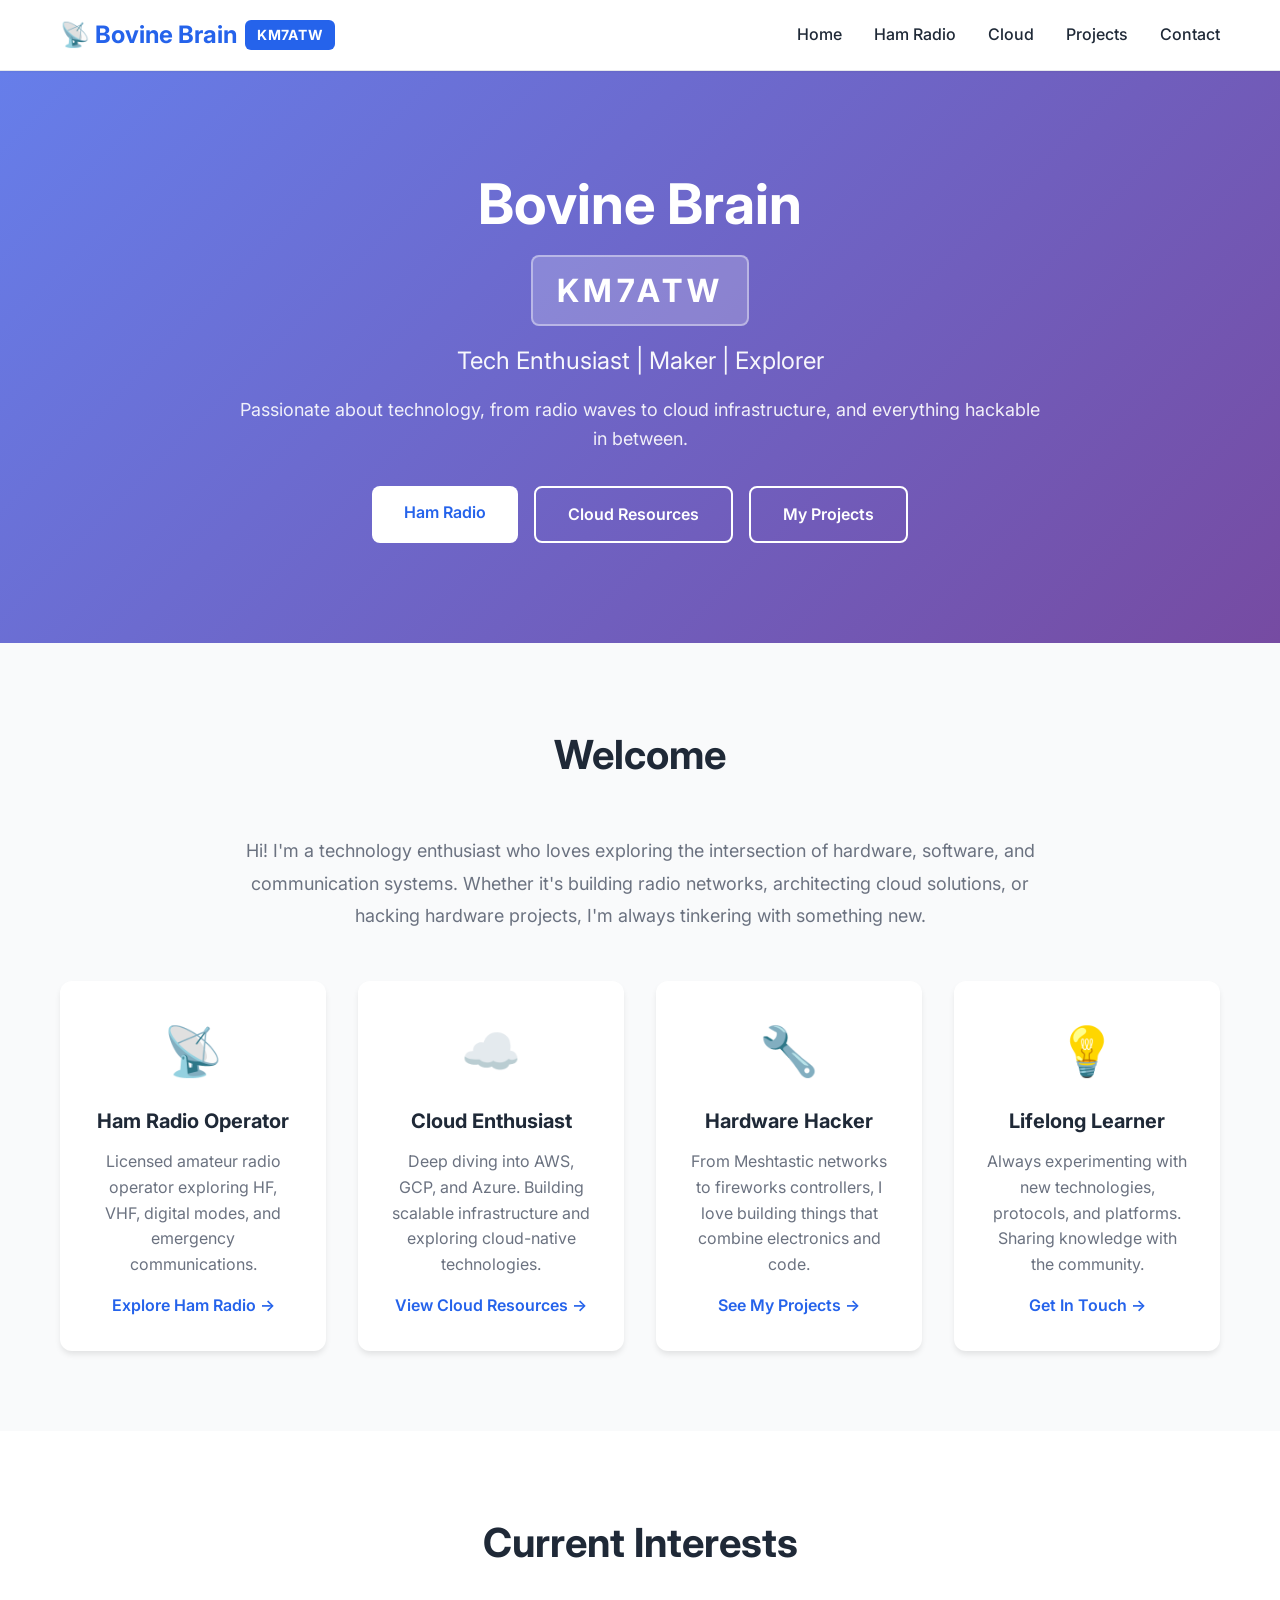
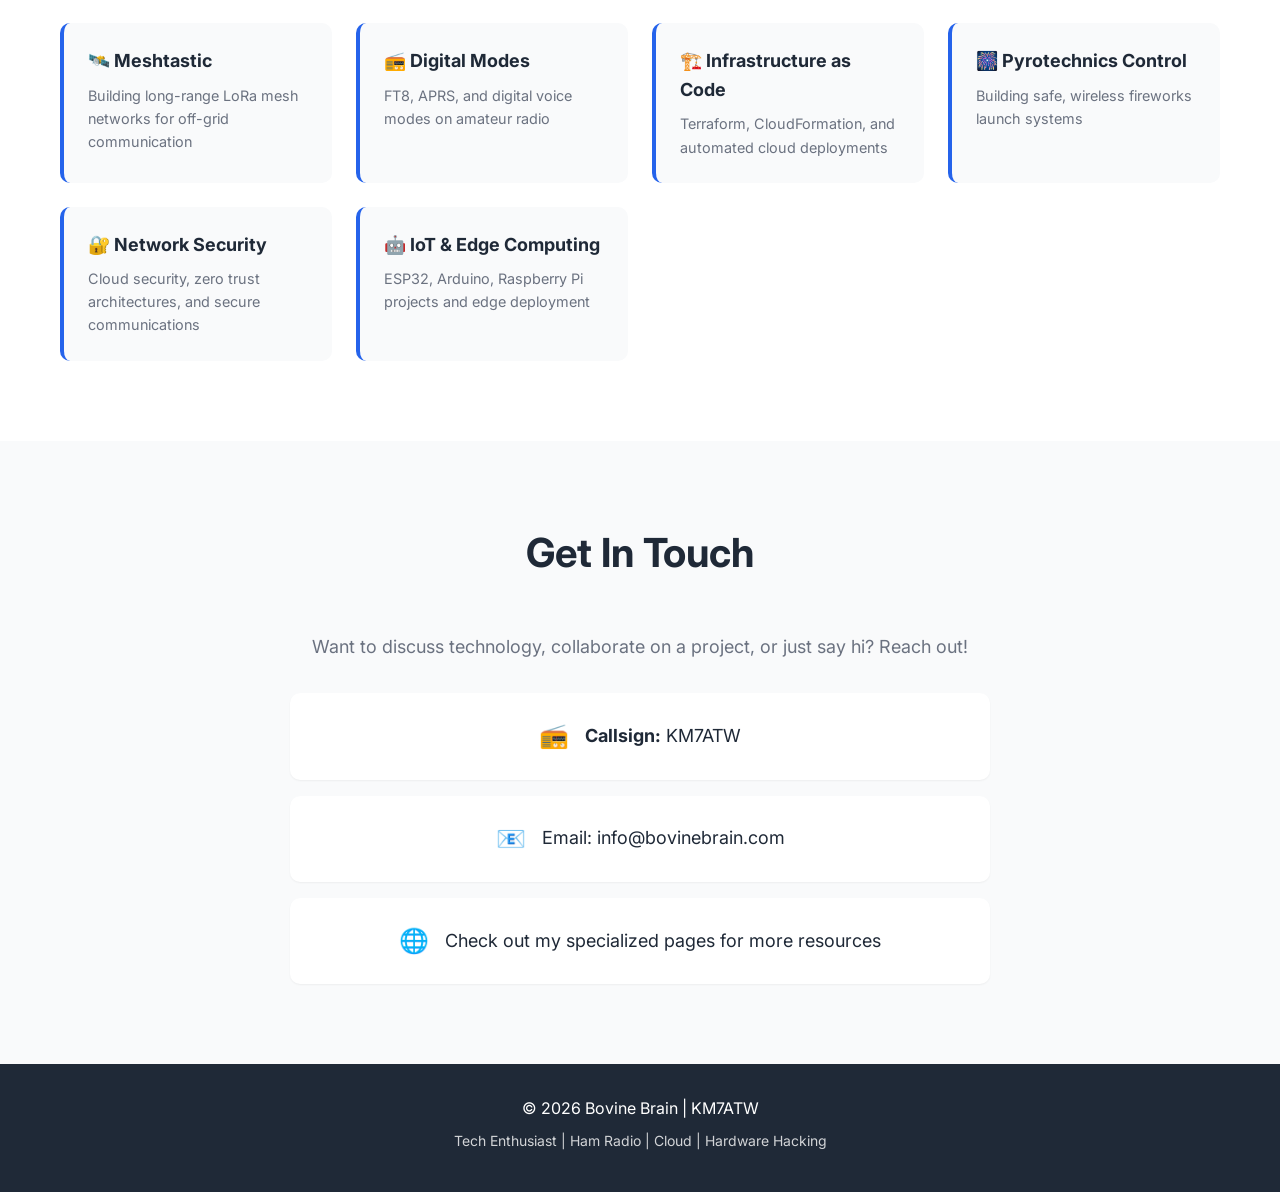
<file: index.html>
<!DOCTYPE html>
<html lang="en">
<head>
    <meta charset="UTF-8">
    <meta name="viewport" content="width=device-width, initial-scale=1.0">
    <meta name="description" content="Bovine Brain - Tech Enthusiast, Ham Radio Operator, Cloud Architect, Hardware Hacker">
    <meta name="keywords" content="technology, ham radio, cloud computing, hardware hacking, maker, KM7ATW">
    <title>Bovine Brain - KM7ATW</title>
    <link rel="stylesheet" href="styles.css">
    <link rel="preconnect" href="https://fonts.googleapis.com">
    <link rel="preconnect" href="https://fonts.gstatic.com" crossorigin>
    <link href="https://fonts.googleapis.com/css2?family=Inter:wght@300;400;600;700&display=swap" rel="stylesheet">
</head>
<body>
    <!-- Navigation -->
    <nav class="navbar">
        <div class="container">
            <div class="nav-brand">
                <a href="index.html" class="logo">📡 Bovine Brain <span class="callsign">KM7ATW</span></a>
            </div>
            <ul class="nav-menu">
                <li><a href="index.html" class="active">Home</a></li>
                <li><a href="ham.html">Ham Radio</a></li>
                <li><a href="cloud.html">Cloud</a></li>
                <li><a href="projects.html">Projects</a></li>
                <li><a href="#contact">Contact</a></li>
            </ul>
            <button class="mobile-menu-toggle" aria-label="Toggle menu">☰</button>
        </div>
    </nav>

    <!-- Hero Section -->
    <section id="home" class="hero">
        <div class="container">
            <div class="hero-content">
                <h1 class="hero-title">Bovine Brain</h1>
                <p class="hero-callsign">KM7ATW</p>
                <p class="hero-subtitle">Tech Enthusiast | Maker | Explorer</p>
                <p class="hero-description">Passionate about technology, from radio waves to cloud infrastructure, and everything hackable in between.</p>
                <div class="cta-buttons">
                    <a href="ham.html" class="btn btn-primary">Ham Radio</a>
                    <a href="cloud.html" class="btn btn-secondary">Cloud Resources</a>
                    <a href="projects.html" class="btn btn-secondary">My Projects</a>
                </div>
            </div>
        </div>
    </section>

    <!-- About Section -->
    <section id="about" class="about-section">
        <div class="container">
            <h2 class="section-title">Welcome</h2>
            <div class="about-intro">
                <p>Hi! I'm a technology enthusiast who loves exploring the intersection of hardware, software, and communication systems. Whether it's building radio networks, architecting cloud solutions, or hacking hardware projects, I'm always tinkering with something new.</p>
            </div>
            <div class="about-grid">
                <div class="about-card">
                    <div class="card-icon">📡</div>
                    <h3>Ham Radio Operator</h3>
                    <p>Licensed amateur radio operator exploring HF, VHF, digital modes, and emergency communications.</p>
                    <a href="ham.html" class="card-link">Explore Ham Radio →</a>
                </div>
                <div class="about-card">
                    <div class="card-icon">☁️</div>
                    <h3>Cloud Enthusiast</h3>
                    <p>Deep diving into AWS, GCP, and Azure. Building scalable infrastructure and exploring cloud-native technologies.</p>
                    <a href="cloud.html" class="card-link">View Cloud Resources →</a>
                </div>
                <div class="about-card">
                    <div class="card-icon">🔧</div>
                    <h3>Hardware Hacker</h3>
                    <p>From Meshtastic networks to fireworks controllers, I love building things that combine electronics and code.</p>
                    <a href="projects.html" class="card-link">See My Projects →</a>
                </div>
                <div class="about-card">
                    <div class="card-icon">💡</div>
                    <h3>Lifelong Learner</h3>
                    <p>Always experimenting with new technologies, protocols, and platforms. Sharing knowledge with the community.</p>
                    <a href="#contact" class="card-link">Get In Touch →</a>
                </div>
            </div>
        </div>
    </section>

    <!-- Featured Interests Section -->
    <section class="interests-section">
        <div class="container">
            <h2 class="section-title">Current Interests</h2>
            <div class="interests-grid">
                <div class="interest-item">
                    <h3>🛰️ Meshtastic</h3>
                    <p>Building long-range LoRa mesh networks for off-grid communication</p>
                </div>
                <div class="interest-item">
                    <h3>📻 Digital Modes</h3>
                    <p>FT8, APRS, and digital voice modes on amateur radio</p>
                </div>
                <div class="interest-item">
                    <h3>🏗️ Infrastructure as Code</h3>
                    <p>Terraform, CloudFormation, and automated cloud deployments</p>
                </div>
                <div class="interest-item">
                    <h3>🎆 Pyrotechnics Control</h3>
                    <p>Building safe, wireless fireworks launch systems</p>
                </div>
                <div class="interest-item">
                    <h3>🔐 Network Security</h3>
                    <p>Cloud security, zero trust architectures, and secure communications</p>
                </div>
                <div class="interest-item">
                    <h3>🤖 IoT & Edge Computing</h3>
                    <p>ESP32, Arduino, Raspberry Pi projects and edge deployment</p>
                </div>
            </div>
        </div>
    </section>

    <!-- Contact Section -->
    <section id="contact" class="contact-section">
        <div class="container">
            <h2 class="section-title">Get In Touch</h2>
            <div class="contact-content">
                <p class="contact-text">Want to discuss technology, collaborate on a project, or just say hi? Reach out!</p>
                <div class="contact-info">
                    <div class="contact-item">
                        <span class="contact-icon">📻</span>
                        <span><strong>Callsign:</strong> KM7ATW</span>
                    </div>
                    <div class="contact-item">
                        <span class="contact-icon">📧</span>
                        <span>Email: info@bovinebrain.com</span>
                    </div>
                    <div class="contact-item">
                        <span class="contact-icon">🌐</span>
                        <span>Check out my specialized pages for more resources</span>
                    </div>
                </div>
            </div>
        </div>
    </section>

    <!-- Footer -->
    <footer class="footer">
        <div class="container">
            <p>&copy; 2026 Bovine Brain | KM7ATW</p>
            <p class="footer-note">Tech Enthusiast | Ham Radio | Cloud | Hardware Hacking</p>
        </div>
    </footer>

    <script src="script.js"></script>
</body>
</html>
</file>
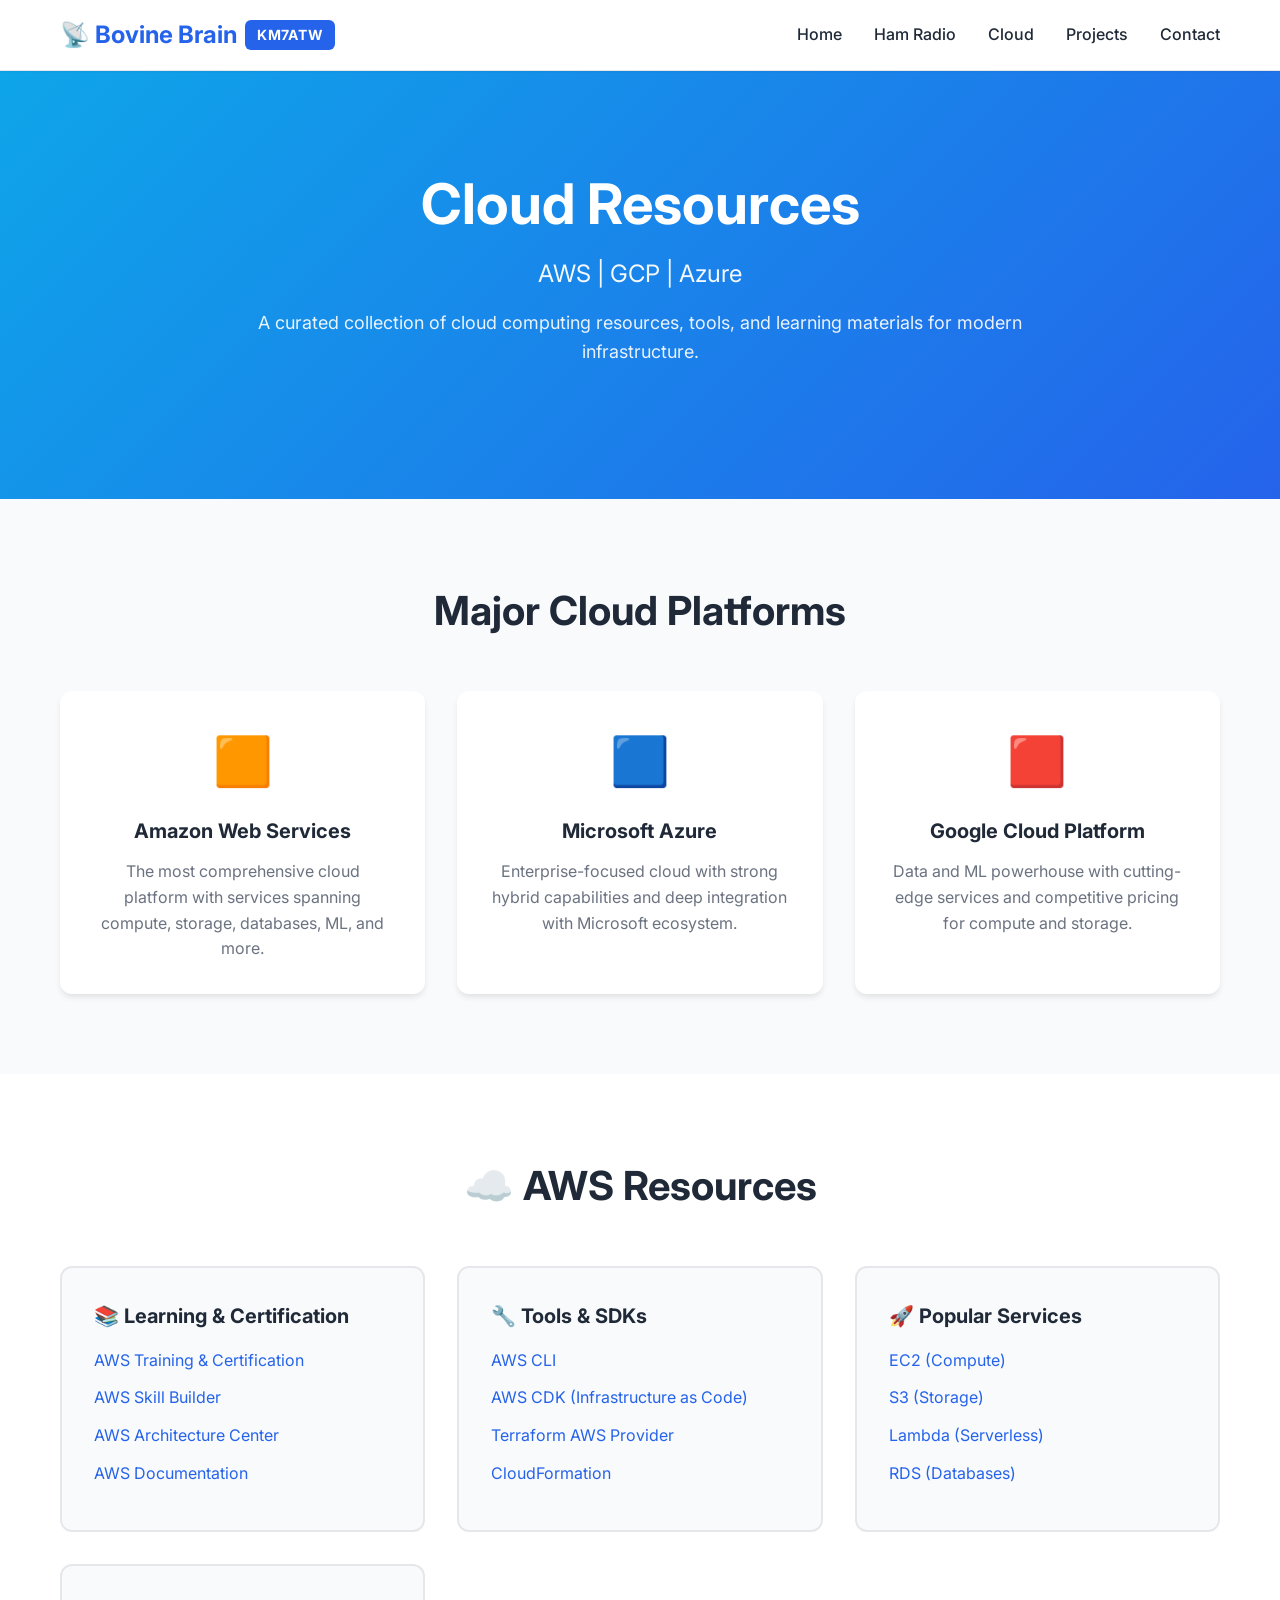
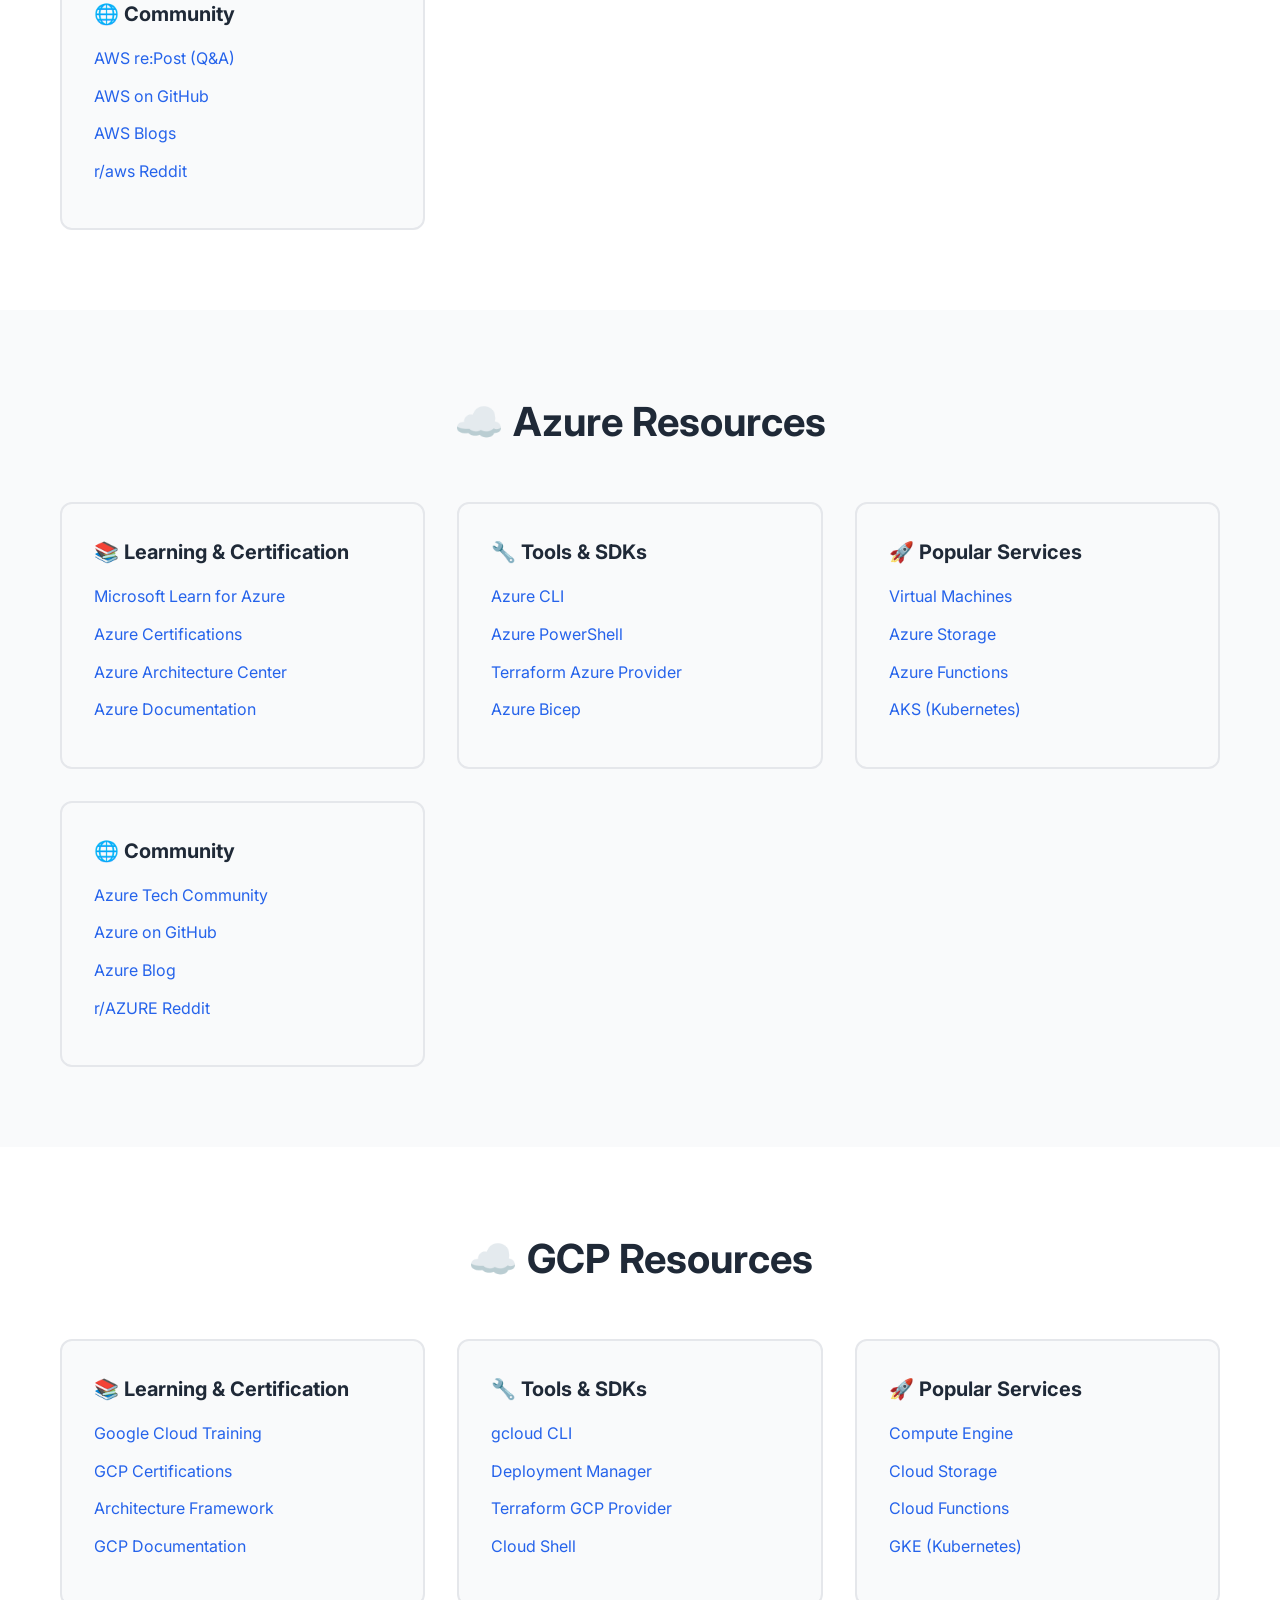
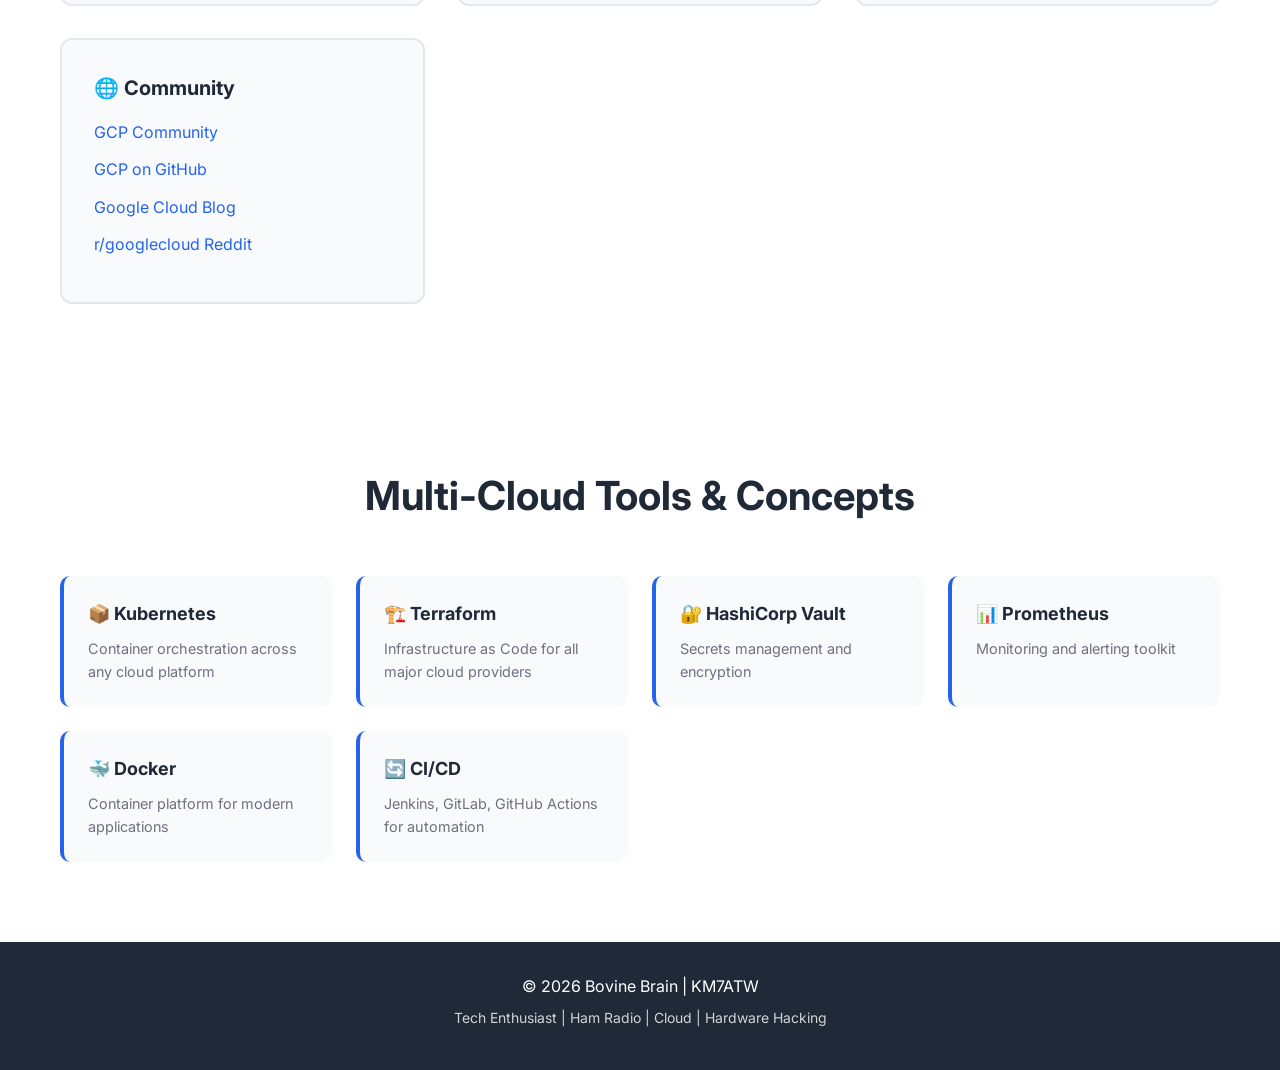
<file: cloud.html>
<!DOCTYPE html>
<html lang="en">
<head>
    <meta charset="UTF-8">
    <meta name="viewport" content="width=device-width, initial-scale=1.0">
    <meta name="description" content="Cloud Computing Resources - AWS, GCP, Azure - Bovine Brain">
    <meta name="keywords" content="AWS, Azure, GCP, cloud computing, infrastructure, serverless, kubernetes">
    <title>Cloud Resources - Bovine Brain</title>
    <link rel="stylesheet" href="styles.css">
    <link rel="preconnect" href="https://fonts.googleapis.com">
    <link rel="preconnect" href="https://fonts.gstatic.com" crossorigin>
    <link href="https://fonts.googleapis.com/css2?family=Inter:wght@300;400;600;700&display=swap" rel="stylesheet">
</head>
<body>
    <!-- Navigation -->
    <nav class="navbar">
        <div class="container">
            <div class="nav-brand">
                <a href="index.html" class="logo">📡 Bovine Brain <span class="callsign">KM7ATW</span></a>
            </div>
            <ul class="nav-menu">
                <li><a href="index.html">Home</a></li>
                <li><a href="ham.html">Ham Radio</a></li>
                <li><a href="cloud.html" class="active">Cloud</a></li>
                <li><a href="projects.html">Projects</a></li>
                <li><a href="index.html#contact">Contact</a></li>
            </ul>
            <button class="mobile-menu-toggle" aria-label="Toggle menu">☰</button>
        </div>
    </nav>

    <!-- Hero Section -->
    <section id="home" class="hero hero-cloud">
        <div class="container">
            <div class="hero-content">
                <h1 class="hero-title">Cloud Resources</h1>
                <p class="hero-subtitle">AWS | GCP | Azure</p>
                <p class="hero-description">A curated collection of cloud computing resources, tools, and learning materials for modern infrastructure.</p>
            </div>
        </div>
    </section>

    <!-- Cloud Platforms Section -->
    <section class="about-section">
        <div class="container">
            <h2 class="section-title">Major Cloud Platforms</h2>
            <div class="about-grid">
                <div class="about-card">
                    <div class="card-icon">🟧</div>
                    <h3>Amazon Web Services</h3>
                    <p>The most comprehensive cloud platform with services spanning compute, storage, databases, ML, and more.</p>
                </div>
                <div class="about-card">
                    <div class="card-icon">🟦</div>
                    <h3>Microsoft Azure</h3>
                    <p>Enterprise-focused cloud with strong hybrid capabilities and deep integration with Microsoft ecosystem.</p>
                </div>
                <div class="about-card">
                    <div class="card-icon">🟥</div>
                    <h3>Google Cloud Platform</h3>
                    <p>Data and ML powerhouse with cutting-edge services and competitive pricing for compute and storage.</p>
                </div>
            </div>
        </div>
    </section>

    <!-- AWS Resources -->
    <section id="aws" class="resources-section">
        <div class="container">
            <h2 class="section-title">☁️ AWS Resources</h2>
            <div class="resources-grid">
                <div class="resource-card">
                    <h3>📚 Learning & Certification</h3>
                    <ul>
                        <li><a href="https://aws.amazon.com/training/" target="_blank" rel="noopener">AWS Training & Certification</a></li>
                        <li><a href="https://explore.skillbuilder.aws/" target="_blank" rel="noopener">AWS Skill Builder</a></li>
                        <li><a href="https://aws.amazon.com/architecture/" target="_blank" rel="noopener">AWS Architecture Center</a></li>
                        <li><a href="https://docs.aws.amazon.com/" target="_blank" rel="noopener">AWS Documentation</a></li>
                    </ul>
                </div>
                <div class="resource-card">
                    <h3>🔧 Tools & SDKs</h3>
                    <ul>
                        <li><a href="https://aws.amazon.com/cli/" target="_blank" rel="noopener">AWS CLI</a></li>
                        <li><a href="https://aws.amazon.com/cdk/" target="_blank" rel="noopener">AWS CDK (Infrastructure as Code)</a></li>
                        <li><a href="https://www.terraform.io/docs/providers/aws/" target="_blank" rel="noopener">Terraform AWS Provider</a></li>
                        <li><a href="https://aws.amazon.com/cloudformation/" target="_blank" rel="noopener">CloudFormation</a></li>
                    </ul>
                </div>
                <div class="resource-card">
                    <h3>🚀 Popular Services</h3>
                    <ul>
                        <li><a href="https://aws.amazon.com/ec2/" target="_blank" rel="noopener">EC2 (Compute)</a></li>
                        <li><a href="https://aws.amazon.com/s3/" target="_blank" rel="noopener">S3 (Storage)</a></li>
                        <li><a href="https://aws.amazon.com/lambda/" target="_blank" rel="noopener">Lambda (Serverless)</a></li>
                        <li><a href="https://aws.amazon.com/rds/" target="_blank" rel="noopener">RDS (Databases)</a></li>
                    </ul>
                </div>
                <div class="resource-card">
                    <h3>🌐 Community</h3>
                    <ul>
                        <li><a href="https://repost.aws/" target="_blank" rel="noopener">AWS re:Post (Q&A)</a></li>
                        <li><a href="https://github.com/aws" target="_blank" rel="noopener">AWS on GitHub</a></li>
                        <li><a href="https://aws.amazon.com/blogs/" target="_blank" rel="noopener">AWS Blogs</a></li>
                        <li><a href="https://www.reddit.com/r/aws/" target="_blank" rel="noopener">r/aws Reddit</a></li>
                    </ul>
                </div>
            </div>
        </div>
    </section>

    <!-- Azure Resources -->
    <section id="azure" class="bands-section">
        <div class="container">
            <h2 class="section-title">☁️ Azure Resources</h2>
            <div class="resources-grid">
                <div class="resource-card">
                    <h3>📚 Learning & Certification</h3>
                    <ul>
                        <li><a href="https://learn.microsoft.com/training/azure/" target="_blank" rel="noopener">Microsoft Learn for Azure</a></li>
                        <li><a href="https://learn.microsoft.com/certifications/" target="_blank" rel="noopener">Azure Certifications</a></li>
                        <li><a href="https://learn.microsoft.com/azure/architecture/" target="_blank" rel="noopener">Azure Architecture Center</a></li>
                        <li><a href="https://learn.microsoft.com/azure/" target="_blank" rel="noopener">Azure Documentation</a></li>
                    </ul>
                </div>
                <div class="resource-card">
                    <h3>🔧 Tools & SDKs</h3>
                    <ul>
                        <li><a href="https://learn.microsoft.com/cli/azure/" target="_blank" rel="noopener">Azure CLI</a></li>
                        <li><a href="https://learn.microsoft.com/powershell/azure/" target="_blank" rel="noopener">Azure PowerShell</a></li>
                        <li><a href="https://www.terraform.io/docs/providers/azurerm/" target="_blank" rel="noopener">Terraform Azure Provider</a></li>
                        <li><a href="https://learn.microsoft.com/azure/azure-resource-manager/bicep/" target="_blank" rel="noopener">Azure Bicep</a></li>
                    </ul>
                </div>
                <div class="resource-card">
                    <h3>🚀 Popular Services</h3>
                    <ul>
                        <li><a href="https://azure.microsoft.com/services/virtual-machines/" target="_blank" rel="noopener">Virtual Machines</a></li>
                        <li><a href="https://azure.microsoft.com/services/storage/" target="_blank" rel="noopener">Azure Storage</a></li>
                        <li><a href="https://azure.microsoft.com/services/functions/" target="_blank" rel="noopener">Azure Functions</a></li>
                        <li><a href="https://azure.microsoft.com/services/kubernetes-service/" target="_blank" rel="noopener">AKS (Kubernetes)</a></li>
                    </ul>
                </div>
                <div class="resource-card">
                    <h3>🌐 Community</h3>
                    <ul>
                        <li><a href="https://techcommunity.microsoft.com/azure" target="_blank" rel="noopener">Azure Tech Community</a></li>
                        <li><a href="https://github.com/Azure" target="_blank" rel="noopener">Azure on GitHub</a></li>
                        <li><a href="https://azure.microsoft.com/blog/" target="_blank" rel="noopener">Azure Blog</a></li>
                        <li><a href="https://www.reddit.com/r/AZURE/" target="_blank" rel="noopener">r/AZURE Reddit</a></li>
                    </ul>
                </div>
            </div>
        </div>
    </section>

    <!-- GCP Resources -->
    <section id="gcp" class="resources-section">
        <div class="container">
            <h2 class="section-title">☁️ GCP Resources</h2>
            <div class="resources-grid">
                <div class="resource-card">
                    <h3>📚 Learning & Certification</h3>
                    <ul>
                        <li><a href="https://cloud.google.com/training" target="_blank" rel="noopener">Google Cloud Training</a></li>
                        <li><a href="https://cloud.google.com/certification" target="_blank" rel="noopener">GCP Certifications</a></li>
                        <li><a href="https://cloud.google.com/architecture" target="_blank" rel="noopener">Architecture Framework</a></li>
                        <li><a href="https://cloud.google.com/docs" target="_blank" rel="noopener">GCP Documentation</a></li>
                    </ul>
                </div>
                <div class="resource-card">
                    <h3>🔧 Tools & SDKs</h3>
                    <ul>
                        <li><a href="https://cloud.google.com/sdk/gcloud" target="_blank" rel="noopener">gcloud CLI</a></li>
                        <li><a href="https://cloud.google.com/deployment-manager" target="_blank" rel="noopener">Deployment Manager</a></li>
                        <li><a href="https://www.terraform.io/docs/providers/google/" target="_blank" rel="noopener">Terraform GCP Provider</a></li>
                        <li><a href="https://cloud.google.com/shell" target="_blank" rel="noopener">Cloud Shell</a></li>
                    </ul>
                </div>
                <div class="resource-card">
                    <h3>🚀 Popular Services</h3>
                    <ul>
                        <li><a href="https://cloud.google.com/compute" target="_blank" rel="noopener">Compute Engine</a></li>
                        <li><a href="https://cloud.google.com/storage" target="_blank" rel="noopener">Cloud Storage</a></li>
                        <li><a href="https://cloud.google.com/functions" target="_blank" rel="noopener">Cloud Functions</a></li>
                        <li><a href="https://cloud.google.com/kubernetes-engine" target="_blank" rel="noopener">GKE (Kubernetes)</a></li>
                    </ul>
                </div>
                <div class="resource-card">
                    <h3>🌐 Community</h3>
                    <ul>
                        <li><a href="https://www.googlecloudcommunity.com/" target="_blank" rel="noopener">GCP Community</a></li>
                        <li><a href="https://github.com/GoogleCloudPlatform" target="_blank" rel="noopener">GCP on GitHub</a></li>
                        <li><a href="https://cloud.google.com/blog" target="_blank" rel="noopener">Google Cloud Blog</a></li>
                        <li><a href="https://www.reddit.com/r/googlecloud/" target="_blank" rel="noopener">r/googlecloud Reddit</a></li>
                    </ul>
                </div>
            </div>
        </div>
    </section>

    <!-- Cross-Platform Tools -->
    <section class="qcodes-section">
        <div class="container">
            <h2 class="section-title">Multi-Cloud Tools & Concepts</h2>
            <div class="interests-grid">
                <div class="interest-item">
                    <h3>📦 Kubernetes</h3>
                    <p>Container orchestration across any cloud platform</p>
                </div>
                <div class="interest-item">
                    <h3>🏗️ Terraform</h3>
                    <p>Infrastructure as Code for all major cloud providers</p>
                </div>
                <div class="interest-item">
                    <h3>🔐 HashiCorp Vault</h3>
                    <p>Secrets management and encryption</p>
                </div>
                <div class="interest-item">
                    <h3>📊 Prometheus</h3>
                    <p>Monitoring and alerting toolkit</p>
                </div>
                <div class="interest-item">
                    <h3>🐳 Docker</h3>
                    <p>Container platform for modern applications</p>
                </div>
                <div class="interest-item">
                    <h3>🔄 CI/CD</h3>
                    <p>Jenkins, GitLab, GitHub Actions for automation</p>
                </div>
            </div>
        </div>
    </section>

    <!-- Footer -->
    <footer class="footer">
        <div class="container">
            <p>&copy; 2026 Bovine Brain | KM7ATW</p>
            <p class="footer-note">Tech Enthusiast | Ham Radio | Cloud | Hardware Hacking</p>
        </div>
    </footer>

    <script src="script.js"></script>
</body>
</html>
</file>
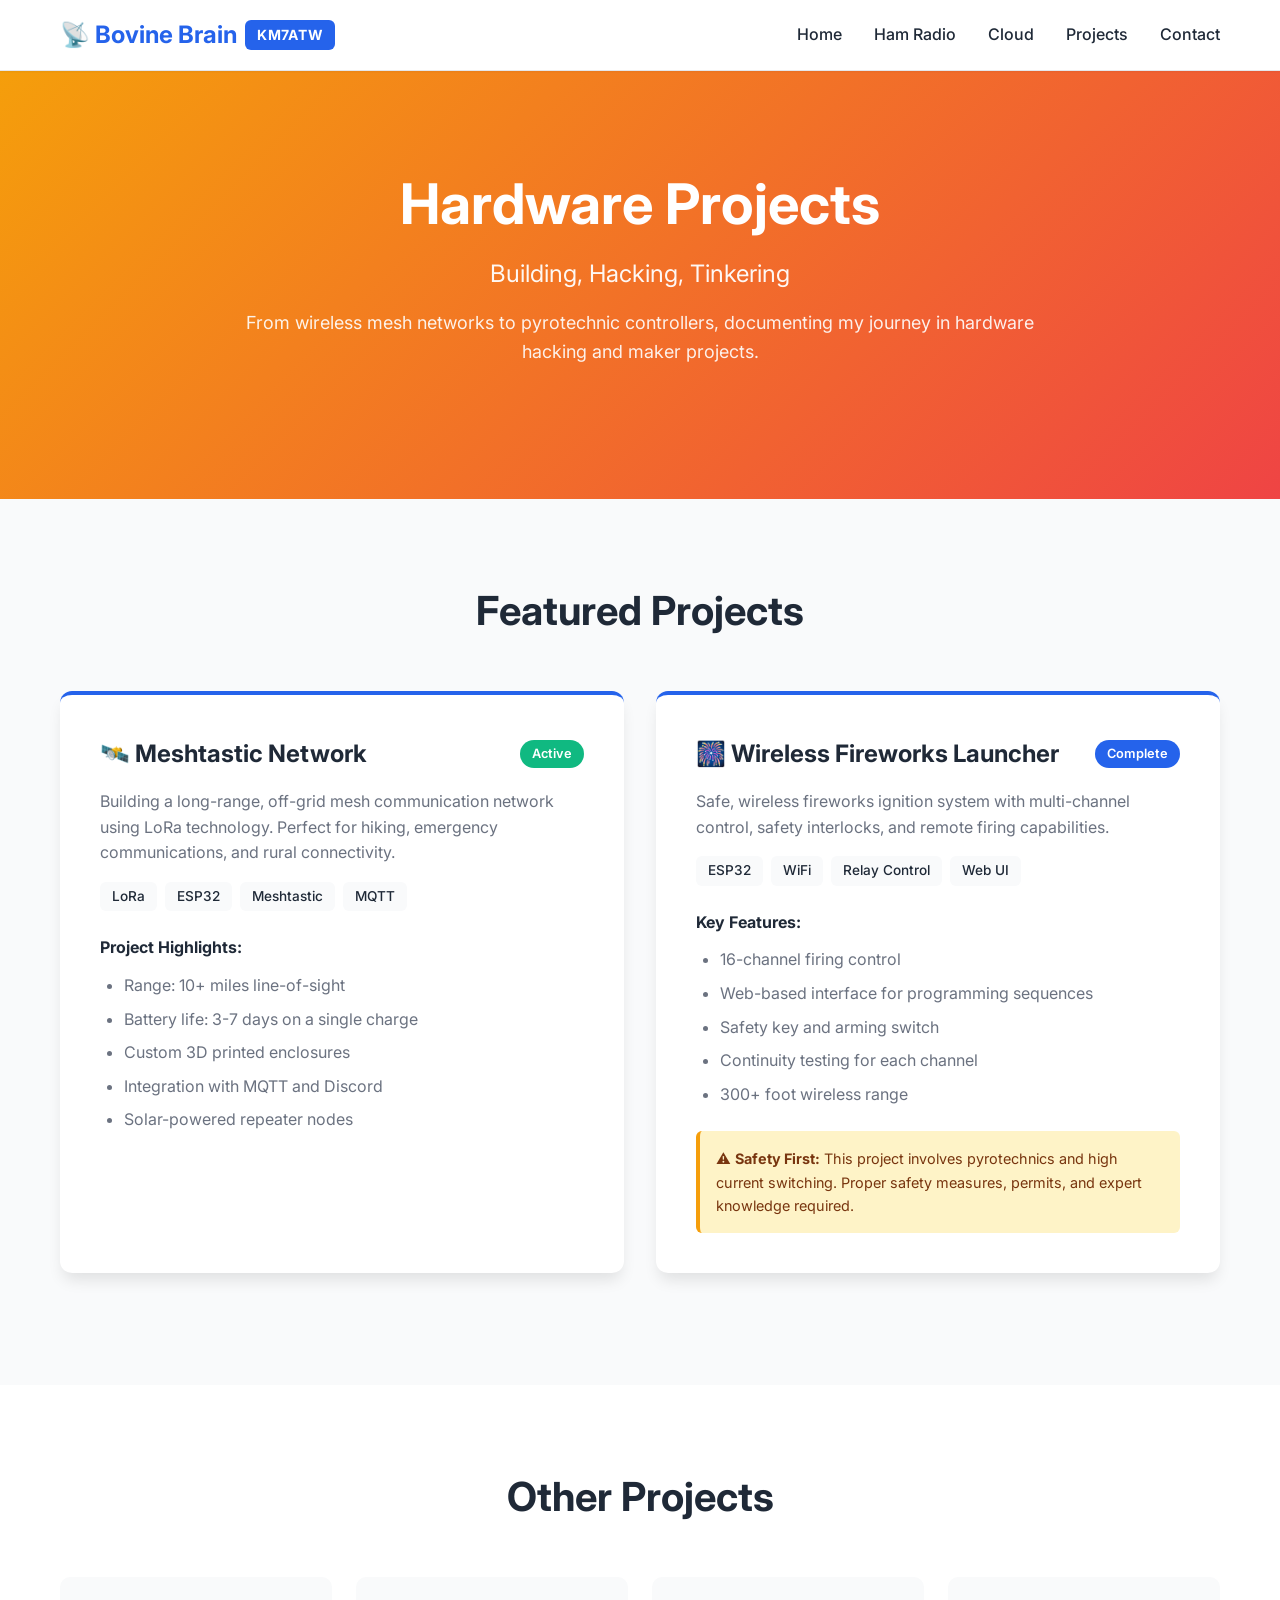
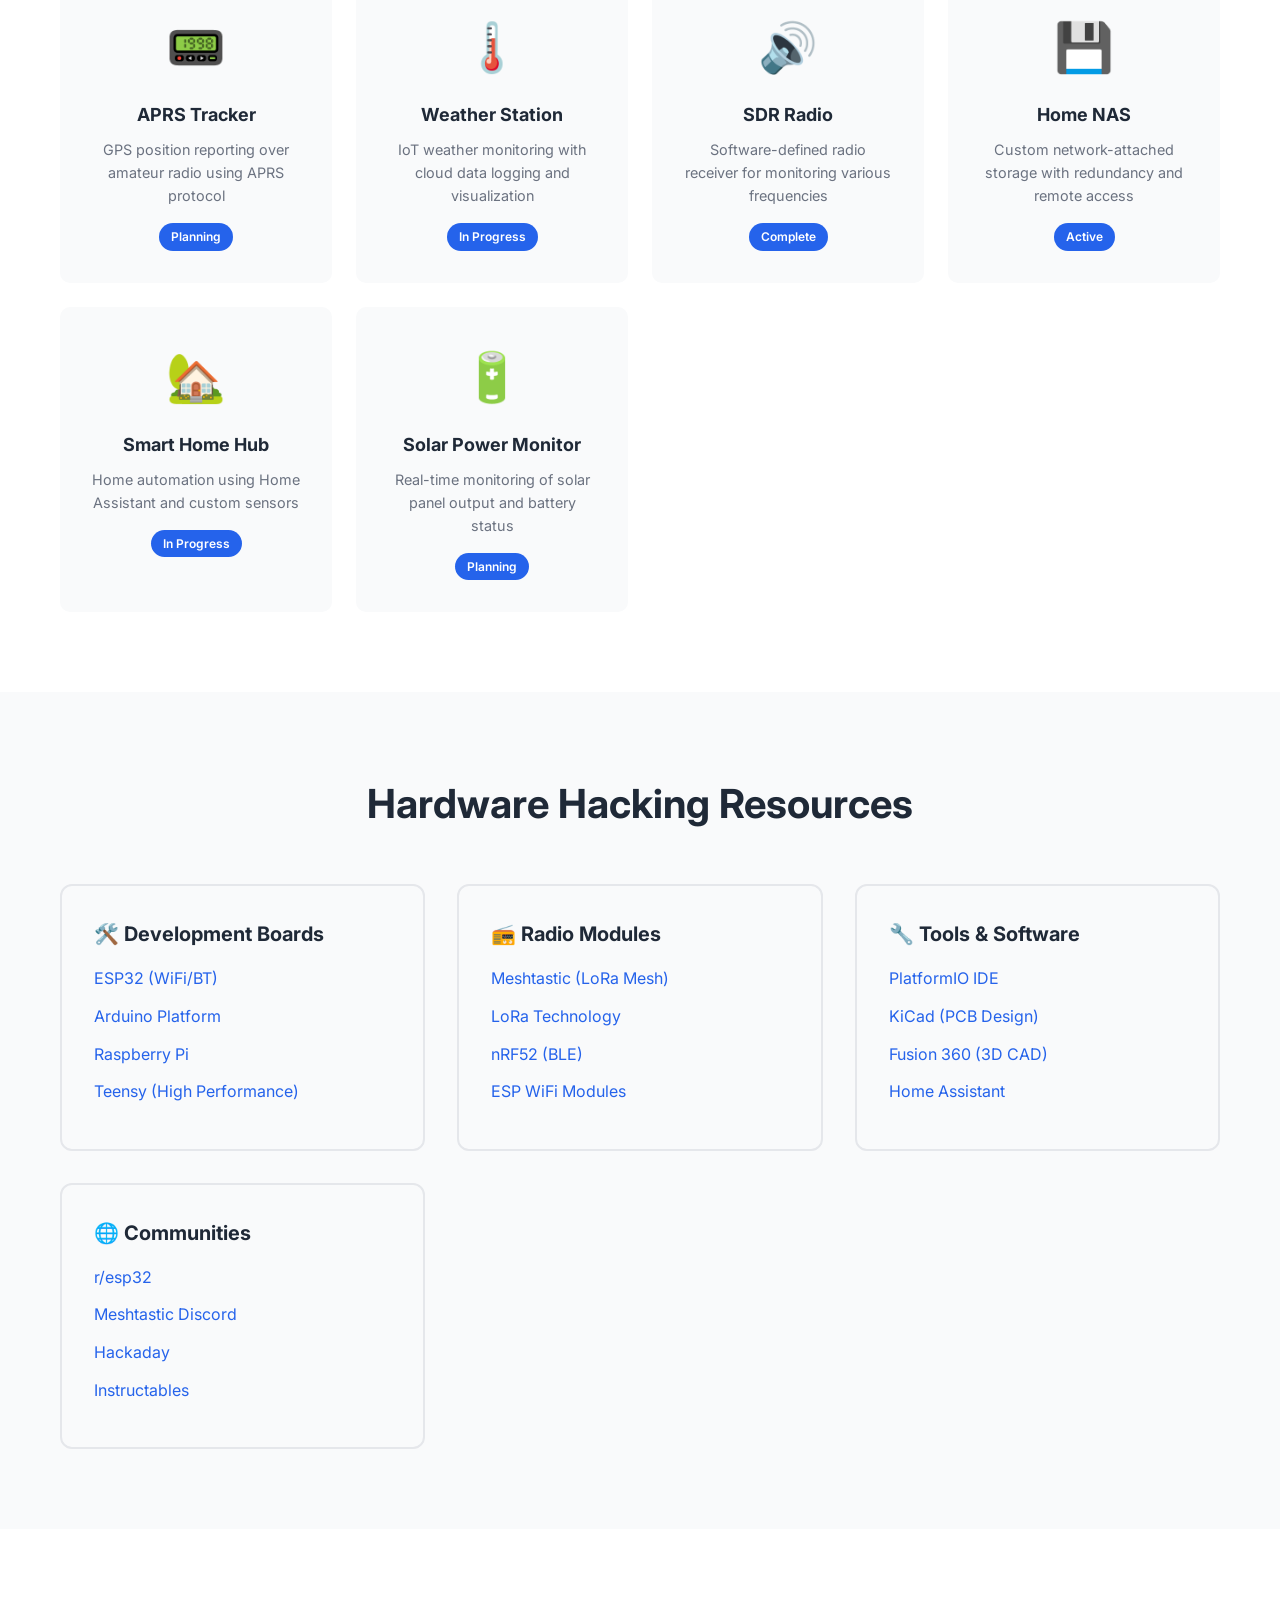
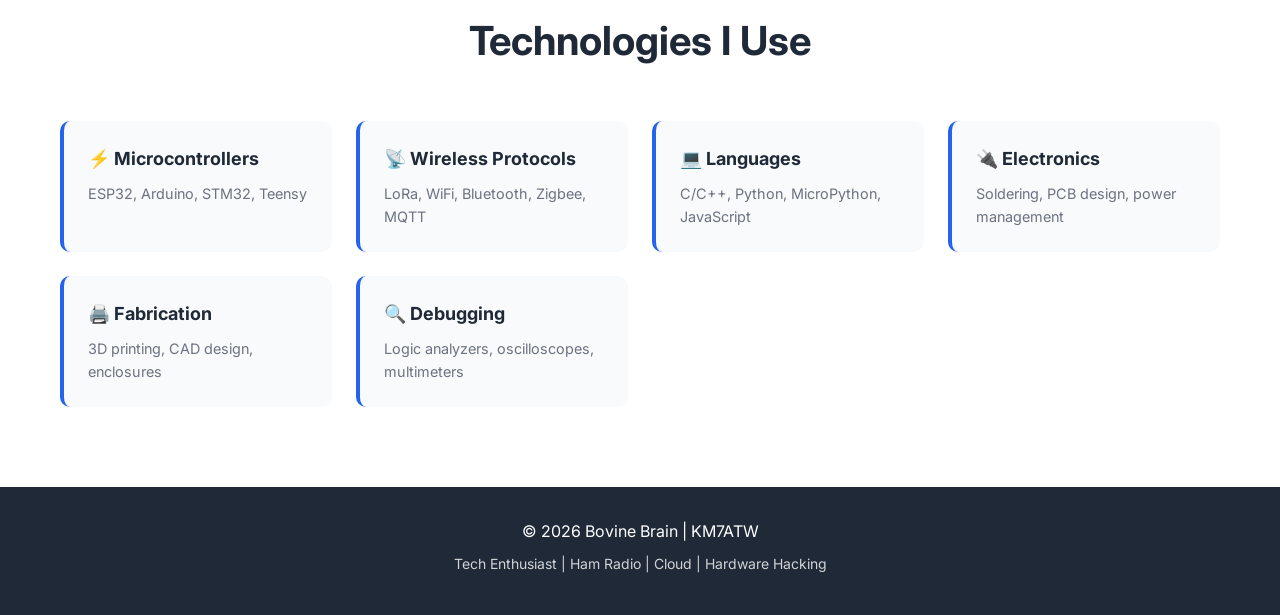
<file: projects.html>
<!DOCTYPE html>
<html lang="en">
<head>
    <meta charset="UTF-8">
    <meta name="viewport" content="width=device-width, initial-scale=1.0">
    <meta name="description" content="Hardware Hacking Projects - Meshtastic, Fireworks Control, IoT - Bovine Brain">
    <meta name="keywords" content="meshtastic, hardware hacking, IoT, arduino, ESP32, fireworks, maker projects">
    <title>Hardware Projects - Bovine Brain</title>
    <link rel="stylesheet" href="styles.css">
    <link rel="preconnect" href="https://fonts.googleapis.com">
    <link rel="preconnect" href="https://fonts.gstatic.com" crossorigin>
    <link href="https://fonts.googleapis.com/css2?family=Inter:wght@300;400;600;700&display=swap" rel="stylesheet">
</head>
<body>
    <!-- Navigation -->
    <nav class="navbar">
        <div class="container">
            <div class="nav-brand">
                <a href="index.html" class="logo">📡 Bovine Brain <span class="callsign">KM7ATW</span></a>
            </div>
            <ul class="nav-menu">
                <li><a href="index.html">Home</a></li>
                <li><a href="ham.html">Ham Radio</a></li>
                <li><a href="cloud.html">Cloud</a></li>
                <li><a href="projects.html" class="active">Projects</a></li>
                <li><a href="index.html#contact">Contact</a></li>
            </ul>
            <button class="mobile-menu-toggle" aria-label="Toggle menu">☰</button>
        </div>
    </nav>

    <!-- Hero Section -->
    <section id="home" class="hero hero-projects">
        <div class="container">
            <div class="hero-content">
                <h1 class="hero-title">Hardware Projects</h1>
                <p class="hero-subtitle">Building, Hacking, Tinkering</p>
                <p class="hero-description">From wireless mesh networks to pyrotechnic controllers, documenting my journey in hardware hacking and maker projects.</p>
            </div>
        </div>
    </section>

    <!-- Featured Projects -->
    <section class="about-section">
        <div class="container">
            <h2 class="section-title">Featured Projects</h2>
            <div class="projects-featured">
                <div class="project-featured-card">
                    <div class="project-header">
                        <h3>🛰️ Meshtastic Network</h3>
                        <span class="project-status status-active">Active</span>
                    </div>
                    <p class="project-description">Building a long-range, off-grid mesh communication network using LoRa technology. Perfect for hiking, emergency communications, and rural connectivity.</p>
                    <div class="project-tech">
                        <span class="tech-tag">LoRa</span>
                        <span class="tech-tag">ESP32</span>
                        <span class="tech-tag">Meshtastic</span>
                        <span class="tech-tag">MQTT</span>
                    </div>
                    <div class="project-details">
                        <h4>Project Highlights:</h4>
                        <ul>
                            <li>Range: 10+ miles line-of-sight</li>
                            <li>Battery life: 3-7 days on a single charge</li>
                            <li>Custom 3D printed enclosures</li>
                            <li>Integration with MQTT and Discord</li>
                            <li>Solar-powered repeater nodes</li>
                        </ul>
                    </div>
                </div>

                <div class="project-featured-card">
                    <div class="project-header">
                        <h3>🎆 Wireless Fireworks Launcher</h3>
                        <span class="project-status status-complete">Complete</span>
                    </div>
                    <p class="project-description">Safe, wireless fireworks ignition system with multi-channel control, safety interlocks, and remote firing capabilities.</p>
                    <div class="project-tech">
                        <span class="tech-tag">ESP32</span>
                        <span class="tech-tag">WiFi</span>
                        <span class="tech-tag">Relay Control</span>
                        <span class="tech-tag">Web UI</span>
                    </div>
                    <div class="project-details">
                        <h4>Key Features:</h4>
                        <ul>
                            <li>16-channel firing control</li>
                            <li>Web-based interface for programming sequences</li>
                            <li>Safety key and arming switch</li>
                            <li>Continuity testing for each channel</li>
                            <li>300+ foot wireless range</li>
                        </ul>
                    </div>
                    <div class="project-warning">
                        ⚠️ <strong>Safety First:</strong> This project involves pyrotechnics and high current switching. Proper safety measures, permits, and expert knowledge required.
                    </div>
                </div>
            </div>
        </div>
    </section>

    <!-- Other Projects -->
    <section class="resources-section">
        <div class="container">
            <h2 class="section-title">Other Projects</h2>
            <div class="projects-grid">
                <div class="project-card">
                    <div class="project-icon">📟</div>
                    <h3>APRS Tracker</h3>
                    <p>GPS position reporting over amateur radio using APRS protocol</p>
                    <span class="project-status-small">Planning</span>
                </div>
                <div class="project-card">
                    <div class="project-icon">🌡️</div>
                    <h3>Weather Station</h3>
                    <p>IoT weather monitoring with cloud data logging and visualization</p>
                    <span class="project-status-small">In Progress</span>
                </div>
                <div class="project-card">
                    <div class="project-icon">🔊</div>
                    <h3>SDR Radio</h3>
                    <p>Software-defined radio receiver for monitoring various frequencies</p>
                    <span class="project-status-small">Complete</span>
                </div>
                <div class="project-card">
                    <div class="project-icon">💾</div>
                    <h3>Home NAS</h3>
                    <p>Custom network-attached storage with redundancy and remote access</p>
                    <span class="project-status-small">Active</span>
                </div>
                <div class="project-card">
                    <div class="project-icon">🏡</div>
                    <h3>Smart Home Hub</h3>
                    <p>Home automation using Home Assistant and custom sensors</p>
                    <span class="project-status-small">In Progress</span>
                </div>
                <div class="project-card">
                    <div class="project-icon">🔋</div>
                    <h3>Solar Power Monitor</h3>
                    <p>Real-time monitoring of solar panel output and battery status</p>
                    <span class="project-status-small">Planning</span>
                </div>
            </div>
        </div>
    </section>

    <!-- Resources & Tools -->
    <section class="bands-section">
        <div class="container">
            <h2 class="section-title">Hardware Hacking Resources</h2>
            <div class="resources-grid">
                <div class="resource-card">
                    <h3>🛠️ Development Boards</h3>
                    <ul>
                        <li><a href="https://www.espressif.com/en/products/socs/esp32" target="_blank" rel="noopener">ESP32 (WiFi/BT)</a></li>
                        <li><a href="https://www.arduino.cc/" target="_blank" rel="noopener">Arduino Platform</a></li>
                        <li><a href="https://www.raspberrypi.org/" target="_blank" rel="noopener">Raspberry Pi</a></li>
                        <li><a href="https://www.pjrc.com/teensy/" target="_blank" rel="noopener">Teensy (High Performance)</a></li>
                    </ul>
                </div>
                <div class="resource-card">
                    <h3>📻 Radio Modules</h3>
                    <ul>
                        <li><a href="https://meshtastic.org/" target="_blank" rel="noopener">Meshtastic (LoRa Mesh)</a></li>
                        <li><a href="https://www.semtech.com/lora" target="_blank" rel="noopener">LoRa Technology</a></li>
                        <li><a href="https://www.nordicsemi.com/Products/nRF52840" target="_blank" rel="noopener">nRF52 (BLE)</a></li>
                        <li><a href="https://www.espressif.com/en/products/modules" target="_blank" rel="noopener">ESP WiFi Modules</a></li>
                    </ul>
                </div>
                <div class="resource-card">
                    <h3>🔧 Tools & Software</h3>
                    <ul>
                        <li><a href="https://platformio.org/" target="_blank" rel="noopener">PlatformIO IDE</a></li>
                        <li><a href="https://www.kicad.org/" target="_blank" rel="noopener">KiCad (PCB Design)</a></li>
                        <li><a href="https://www.autodesk.com/products/fusion-360" target="_blank" rel="noopener">Fusion 360 (3D CAD)</a></li>
                        <li><a href="https://www.home-assistant.io/" target="_blank" rel="noopener">Home Assistant</a></li>
                    </ul>
                </div>
                <div class="resource-card">
                    <h3>🌐 Communities</h3>
                    <ul>
                        <li><a href="https://www.reddit.com/r/esp32/" target="_blank" rel="noopener">r/esp32</a></li>
                        <li><a href="https://discord.com/invite/ktMAKGBnBs" target="_blank" rel="noopener">Meshtastic Discord</a></li>
                        <li><a href="https://hackaday.com/" target="_blank" rel="noopener">Hackaday</a></li>
                        <li><a href="https://www.instructables.com/" target="_blank" rel="noopener">Instructables</a></li>
                    </ul>
                </div>
            </div>
        </div>
    </section>

    <!-- Skills & Technologies -->
    <section class="qcodes-section">
        <div class="container">
            <h2 class="section-title">Technologies I Use</h2>
            <div class="interests-grid">
                <div class="interest-item">
                    <h3>⚡ Microcontrollers</h3>
                    <p>ESP32, Arduino, STM32, Teensy</p>
                </div>
                <div class="interest-item">
                    <h3>📡 Wireless Protocols</h3>
                    <p>LoRa, WiFi, Bluetooth, Zigbee, MQTT</p>
                </div>
                <div class="interest-item">
                    <h3>💻 Languages</h3>
                    <p>C/C++, Python, MicroPython, JavaScript</p>
                </div>
                <div class="interest-item">
                    <h3>🔌 Electronics</h3>
                    <p>Soldering, PCB design, power management</p>
                </div>
                <div class="interest-item">
                    <h3>🖨️ Fabrication</h3>
                    <p>3D printing, CAD design, enclosures</p>
                </div>
                <div class="interest-item">
                    <h3>🔍 Debugging</h3>
                    <p>Logic analyzers, oscilloscopes, multimeters</p>
                </div>
            </div>
        </div>
    </section>

    <!-- Footer -->
    <footer class="footer">
        <div class="container">
            <p>&copy; 2026 Bovine Brain | KM7ATW</p>
            <p class="footer-note">Tech Enthusiast | Ham Radio | Cloud | Hardware Hacking</p>
        </div>
    </footer>

    <script src="script.js"></script>
</body>
</html>
</file>
<file: styles.css>
/* ========================================
   CSS Variables & Reset
   ======================================== */
:root {
    --primary-color: #2563eb;
    --primary-dark: #1e40af;
    --secondary-color: #7c3aed;
    --accent-color: #f59e0b;
    --text-primary: #1f2937;
    --text-secondary: #6b7280;
    --bg-light: #f9fafb;
    --bg-white: #ffffff;
    --border-color: #e5e7eb;
    --shadow-sm: 0 1px 2px 0 rgba(0, 0, 0, 0.05);
    --shadow-md: 0 4px 6px -1px rgba(0, 0, 0, 0.1);
    --shadow-lg: 0 10px 15px -3px rgba(0, 0, 0, 0.1);
    --shadow-xl: 0 20px 25px -5px rgba(0, 0, 0, 0.1);
    --transition: all 0.3s ease;
}

* {
    margin: 0;
    padding: 0;
    box-sizing: border-box;
}

html {
    scroll-behavior: smooth;
}

body {
    font-family: 'Inter', -apple-system, BlinkMacSystemFont, 'Segoe UI', Roboto, sans-serif;
    line-height: 1.6;
    color: var(--text-primary);
    background-color: var(--bg-white);
}

.container {
    max-width: 1200px;
    margin: 0 auto;
    padding: 0 20px;
}

/* ========================================
   Navigation
   ======================================== */
.navbar {
    background: var(--bg-white);
    box-shadow: var(--shadow-sm);
    position: sticky;
    top: 0;
    z-index: 1000;
    border-bottom: 1px solid var(--border-color);
}

.navbar .container {
    display: flex;
    justify-content: space-between;
    align-items: center;
    padding: 1rem 20px;
}

.nav-brand .logo {
    font-size: 1.5rem;
    font-weight: 700;
    color: var(--primary-color);
    text-decoration: none;
    display: flex;
    align-items: center;
}

.nav-brand a.logo {
    color: var(--primary-color);
    text-decoration: none;
}

.nav-brand a.logo:hover {
    color: var(--primary-dark);
}

.callsign {
    display: inline-block;
    padding: 0.25rem 0.75rem;
    background: var(--primary-color);
    color: white;
    border-radius: 6px;
    font-size: 0.875rem;
    font-weight: 700;
    margin-left: 0.5rem;
    letter-spacing: 0.05em;
}

.nav-menu {
    display: flex;
    list-style: none;
    gap: 2rem;
}

.nav-menu a {
    color: var(--text-primary);
    text-decoration: none;
    font-weight: 500;
    transition: var(--transition);
    padding: 0.5rem 0;
}

.nav-menu a:hover {
    color: var(--primary-color);
}

.nav-menu a.active {
    color: var(--primary-color);
    border-bottom: 2px solid var(--primary-color);
}

.mobile-menu-toggle {
    display: none;
    background: none;
    border: none;
    font-size: 1.5rem;
    cursor: pointer;
    color: var(--text-primary);
}

/* ========================================
   Hero Section
   ======================================== */
.hero {
    background: linear-gradient(135deg, #667eea 0%, #764ba2 100%);
    color: white;
    padding: 100px 20px;
    text-align: center;
}

.hero-content {
    max-width: 800px;
    margin: 0 auto;
}

.hero-title {
    font-size: 3.5rem;
    font-weight: 700;
    margin-bottom: 1rem;
    line-height: 1.2;
}

.hero-callsign {
    font-size: 2rem;
    font-weight: 700;
    letter-spacing: 0.15em;
    margin-bottom: 1rem;
    padding: 0.5rem 1.5rem;
    background: rgba(255, 255, 255, 0.2);
    border-radius: 8px;
    display: inline-block;
    border: 2px solid rgba(255, 255, 255, 0.4);
}

.hero-subtitle {
    font-size: 1.5rem;
    margin-bottom: 1rem;
    opacity: 0.95;
}

.hero-description {
    font-size: 1.125rem;
    margin-bottom: 2rem;
    opacity: 0.9;
}

.cta-buttons {
    display: flex;
    gap: 1rem;
    justify-content: center;
    flex-wrap: wrap;
}

.btn {
    padding: 0.875rem 2rem;
    border-radius: 8px;
    text-decoration: none;
    font-weight: 600;
    transition: var(--transition);
    display: inline-block;
    cursor: pointer;
    border: none;
    font-size: 1rem;
}

.btn-primary {
    background: white;
    color: var(--primary-color);
}

.btn-primary:hover {
    background: var(--bg-light);
    transform: translateY(-2px);
    box-shadow: var(--shadow-lg);
}

.btn-secondary {
    background: transparent;
    color: white;
    border: 2px solid white;
}

.btn-secondary:hover {
    background: rgba(255, 255, 255, 0.1);
    transform: translateY(-2px);
}

/* ========================================
   Sections
   ======================================== */
section {
    padding: 80px 20px;
}

.section-title {
    font-size: 2.5rem;
    font-weight: 700;
    text-align: center;
    margin-bottom: 3rem;
    color: var(--text-primary);
}

/* ========================================
   Band Conditions Section
   ======================================== */
.band-conditions-section {
    background: var(--bg-white);
    border-bottom: 1px solid var(--border-color);
}

.conditions-content {
    max-width: 900px;
    margin: 0 auto;
    text-align: center;
}

.conditions-description {
    color: var(--text-secondary);
    font-size: 1.125rem;
    margin-bottom: 2rem;
}

.conditions-image-wrapper {
    background: var(--bg-light);
    padding: 2rem;
    border-radius: 12px;
    box-shadow: var(--shadow-md);
    display: inline-block;
    margin-bottom: 1.5rem;
}

.conditions-image {
    max-width: 100%;
    height: auto;
    display: block;
    border-radius: 8px;
}

.conditions-note {
    color: var(--text-secondary);
    font-size: 0.9rem;
    font-style: italic;
}

/* ========================================
   About Section
   ======================================== */
.about-section {
    background: var(--bg-light);
}

.about-intro {
    max-width: 800px;
    margin: 0 auto 3rem auto;
    text-align: center;
}

.about-intro p {
    font-size: 1.125rem;
    color: var(--text-secondary);
    line-height: 1.8;
}

.about-grid {
    display: grid;
    grid-template-columns: repeat(auto-fit, minmax(250px, 1fr));
    gap: 2rem;
}

.about-card {
    background: var(--bg-white);
    padding: 2rem;
    border-radius: 12px;
    box-shadow: var(--shadow-md);
    transition: var(--transition);
    text-align: center;
}

.about-card:hover {
    transform: translateY(-5px);
    box-shadow: var(--shadow-xl);
}

.card-icon {
    font-size: 3rem;
    margin-bottom: 1rem;
}

.about-card h3 {
    font-size: 1.25rem;
    margin-bottom: 0.75rem;
    color: var(--text-primary);
}

.about-card p {
    color: var(--text-secondary);
    line-height: 1.6;
}

.card-link {
    display: inline-block;
    margin-top: 1rem;
    color: var(--primary-color);
    text-decoration: none;
    font-weight: 600;
    transition: var(--transition);
}

.card-link:hover {
    color: var(--primary-dark);
    transform: translateX(5px);
}

.about-intro {
    max-width: 800px;
    margin: 0 auto 3rem auto;
    text-align: center;
}

.about-intro p {
    font-size: 1.125rem;
    color: var(--text-secondary);
    line-height: 1.8;
}

/* ========================================
   Resources Section
   ======================================== */
.resources-section {
    background: var(--bg-white);
}

.resources-grid {
    display: grid;
    grid-template-columns: repeat(auto-fit, minmax(280px, 1fr));
    gap: 2rem;
}

.resource-card {
    background: var(--bg-light);
    padding: 2rem;
    border-radius: 12px;
    border: 2px solid var(--border-color);
    transition: var(--transition);
}

.resource-card:hover {
    border-color: var(--primary-color);
    box-shadow: var(--shadow-lg);
}

.resource-card h3 {
    font-size: 1.25rem;
    margin-bottom: 1rem;
    color: var(--text-primary);
}

.resource-card ul {
    list-style: none;
}

.resource-card li {
    margin-bottom: 0.75rem;
}

.resource-card a {
    color: var(--primary-color);
    text-decoration: none;
    transition: var(--transition);
    display: inline-flex;
    align-items: center;
}

.resource-card a:hover {
    color: var(--primary-dark);
    text-decoration: underline;
}

/* ========================================
   Band Plan Section
   ======================================== */
.bands-section {
    background: var(--bg-light);
}

.band-info {
    text-align: center;
    margin-bottom: 2rem;
}

.band-description {
    color: var(--text-secondary);
    font-size: 1.125rem;
}

.bands-grid {
    display: grid;
    grid-template-columns: repeat(auto-fit, minmax(200px, 1fr));
    gap: 1.5rem;
}

.band-card {
    background: var(--bg-white);
    padding: 1.5rem;
    border-radius: 10px;
    border-left: 4px solid var(--primary-color);
    box-shadow: var(--shadow-sm);
    transition: var(--transition);
}

.band-card:hover {
    transform: translateX(5px);
    box-shadow: var(--shadow-md);
    border-left-color: var(--accent-color);
}

.band-name {
    font-size: 1.5rem;
    color: var(--primary-color);
    margin-bottom: 0.5rem;
}

.band-freq {
    font-weight: 600;
    color: var(--text-primary);
    margin-bottom: 0.5rem;
}

.band-desc {
    color: var(--text-secondary);
    font-size: 0.9rem;
}

/* ========================================
   Q-Codes Section
   ======================================== */
.qcodes-section {
    background: var(--bg-white);
}

.qcodes-grid {
    display: grid;
    grid-template-columns: repeat(auto-fit, minmax(180px, 1fr));
    gap: 1.5rem;
}

.qcode-card {
    background: linear-gradient(135deg, var(--primary-color), var(--secondary-color));
    color: white;
    padding: 1.5rem;
    border-radius: 10px;
    text-align: center;
    box-shadow: var(--shadow-md);
    transition: var(--transition);
}

.qcode-card:hover {
    transform: scale(1.05);
    box-shadow: var(--shadow-xl);
}

.qcode-card h4 {
    font-size: 1.5rem;
    margin-bottom: 0.5rem;
    font-weight: 700;
}

.qcode-card p {
    font-size: 0.9rem;
    opacity: 0.95;
}

/* ========================================
   Contact Section
   ======================================== */
.contact-section {
    background: var(--bg-light);
}

.contact-content {
    max-width: 700px;
    margin: 0 auto;
    text-align: center;
}

.contact-text {
    font-size: 1.125rem;
    color: var(--text-secondary);
    margin-bottom: 2rem;
}

.contact-info {
    display: flex;
    flex-direction: column;
    gap: 1rem;
}

.contact-item {
    background: var(--bg-white);
    padding: 1.5rem;
    border-radius: 10px;
    box-shadow: var(--shadow-sm);
    display: flex;
    align-items: center;
    justify-content: center;
    gap: 1rem;
    font-size: 1.125rem;
}

.contact-icon {
    font-size: 1.5rem;
}

/* ========================================
   Footer
   ======================================== */
.footer {
    background: var(--text-primary);
    color: white;
    padding: 2rem 20px;
    text-align: center;
}

.footer p {
    margin-bottom: 0.5rem;
}

.footer-note {
    font-size: 0.875rem;
    opacity: 0.8;
}

/* ========================================
   Interests Section
   ======================================== */
.interests-section {
    background: var(--bg-white);
}

.interests-grid {
    display: grid;
    grid-template-columns: repeat(auto-fit, minmax(250px, 1fr));
    gap: 1.5rem;
}

.interest-item {
    background: var(--bg-light);
    padding: 1.5rem;
    border-radius: 10px;
    border-left: 4px solid var(--primary-color);
    transition: var(--transition);
}

.interest-item:hover {
    transform: translateX(5px);
    border-left-color: var(--accent-color);
}

.interest-item h3 {
    font-size: 1.125rem;
    margin-bottom: 0.5rem;
    color: var(--text-primary);
}

.interest-item p {
    color: var(--text-secondary);
    font-size: 0.9rem;
}

/* ========================================
   Projects Sections
   ======================================== */
.projects-featured {
    display: grid;
    grid-template-columns: repeat(auto-fit, minmax(450px, 1fr));
    gap: 2rem;
    margin-bottom: 2rem;
}

.project-featured-card {
    background: var(--bg-white);
    padding: 2.5rem;
    border-radius: 12px;
    box-shadow: var(--shadow-lg);
    border-top: 4px solid var(--primary-color);
}

.project-header {
    display: flex;
    justify-content: space-between;
    align-items: center;
    margin-bottom: 1rem;
}

.project-header h3 {
    font-size: 1.5rem;
    color: var(--text-primary);
}

.project-status {
    padding: 0.25rem 0.75rem;
    border-radius: 20px;
    font-size: 0.8rem;
    font-weight: 600;
}

.status-active {
    background: #10b981;
    color: white;
}

.status-complete {
    background: var(--primary-color);
    color: white;
}

.project-description {
    color: var(--text-secondary);
    line-height: 1.6;
    margin-bottom: 1rem;
}

.project-tech {
    display: flex;
    flex-wrap: wrap;
    gap: 0.5rem;
    margin-bottom: 1.5rem;
}

.tech-tag {
    background: var(--bg-light);
    padding: 0.25rem 0.75rem;
    border-radius: 6px;
    font-size: 0.85rem;
    color: var(--text-primary);
    font-weight: 500;
}

.project-details h4 {
    color: var(--text-primary);
    margin-bottom: 0.75rem;
    font-size: 1rem;
}

.project-details ul {
    margin-left: 1.5rem;
    color: var(--text-secondary);
}

.project-details li {
    margin-bottom: 0.5rem;
}

.project-warning {
    margin-top: 1.5rem;
    padding: 1rem;
    background: #fef3c7;
    border-left: 4px solid #f59e0b;
    border-radius: 6px;
    font-size: 0.9rem;
    color: #78350f;
}

.projects-grid {
    display: grid;
    grid-template-columns: repeat(auto-fit, minmax(250px, 1fr));
    gap: 1.5rem;
}

.project-card {
    background: var(--bg-light);
    padding: 2rem;
    border-radius: 10px;
    text-align: center;
    transition: var(--transition);
}

.project-card:hover {
    transform: translateY(-5px);
    box-shadow: var(--shadow-md);
}

.project-icon {
    font-size: 3rem;
    margin-bottom: 1rem;
}

.project-card h3 {
    font-size: 1.125rem;
    margin-bottom: 0.5rem;
    color: var(--text-primary);
}

.project-card p {
    color: var(--text-secondary);
    font-size: 0.9rem;
    margin-bottom: 1rem;
}

.project-status-small {
    display: inline-block;
    padding: 0.25rem 0.75rem;
    background: var(--primary-color);
    color: white;
    border-radius: 20px;
    font-size: 0.75rem;
    font-weight: 600;
}

/* ========================================
   Hero Variants
   ======================================== */
.hero-cloud {
    background: linear-gradient(135deg, #0ea5e9 0%, #2563eb 100%);
}

.hero-projects {
    background: linear-gradient(135deg, #f59e0b 0%, #ef4444 100%);
}

/* ========================================
   Responsive Design
   ======================================== */
@media (max-width: 768px) {
    .mobile-menu-toggle {
        display: block;
    }

    .nav-menu {
        display: none;
        position: absolute;
        top: 100%;
        left: 0;
        right: 0;
        background: var(--bg-white);
        flex-direction: column;
        padding: 1rem;
        box-shadow: var(--shadow-md);
        gap: 0;
    }

    .nav-menu.active {
        display: flex;
    }

    .nav-menu li {
        padding: 0.75rem 0;
        border-bottom: 1px solid var(--border-color);
    }

    .nav-menu li:last-child {
        border-bottom: none;
    }

    .hero-title {
        font-size: 2.5rem;
    }

    .hero-subtitle {
        font-size: 1.25rem;
    }

    .section-title {
        font-size: 2rem;
    }

    .about-grid,
    .resources-grid,
    .bands-grid,
    .projects-featured,
    .projects-grid,
    .interests-grid {
        grid-template-columns: 1fr;
    }

    .cta-buttons {
        flex-direction: column;
    }

    .btn {
        width: 100%;
    }
}

@media (max-width: 480px) {
    .hero-title {
        font-size: 2rem;
    }

    section {
        padding: 60px 20px;
    }

    .qcodes-grid {
        grid-template-columns: repeat(2, 1fr);
    }
}

/* ========================================
   Animations
   ======================================== */
@keyframes fadeIn {
    from {
        opacity: 0;
        transform: translateY(20px);
    }
    to {
        opacity: 1;
        transform: translateY(0);
    }
}

.hero-content,
.about-card,
.resource-card,
.band-card,
.project-card,
.project-featured-card,
.interest-item {
    animation: fadeIn 0.6s ease-out;
}
</file>
